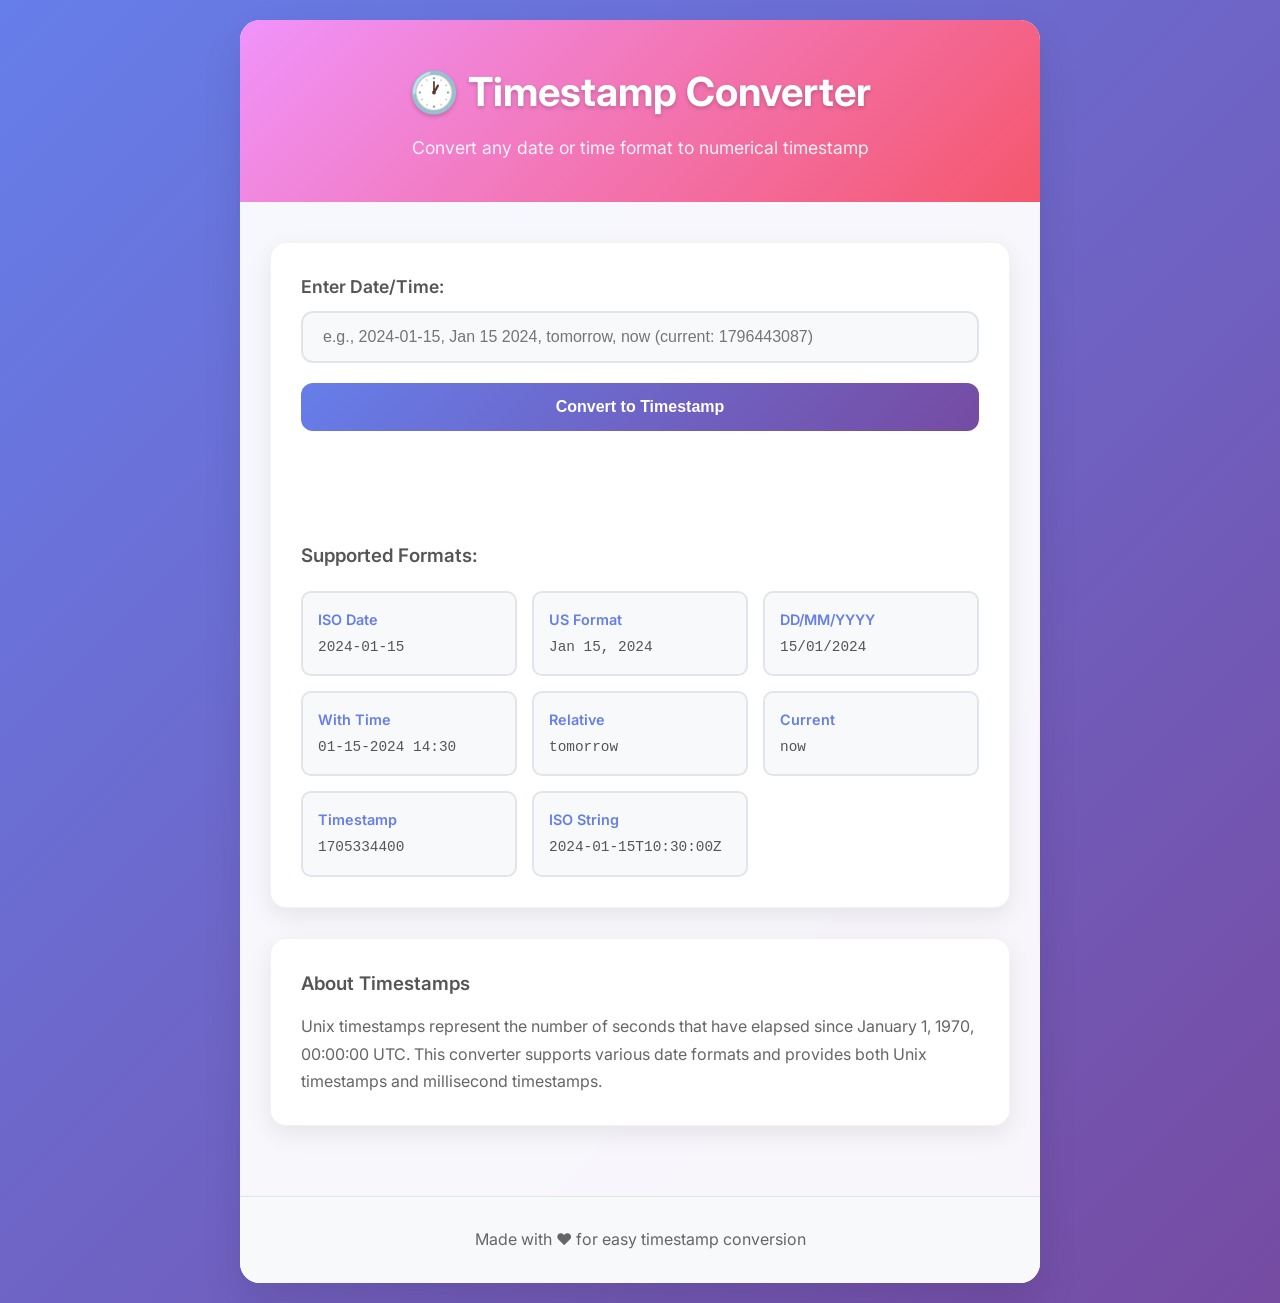
<file: index.html>
<!DOCTYPE html>
<html lang="en">
<head>
    <meta charset="UTF-8">
    <meta name="viewport" content="width=device-width, initial-scale=1.0">
    <title>Timestamp Converter</title>
    <link rel="stylesheet" href="styles.css">
    <link href="https://fonts.googleapis.com/css2?family=Inter:wght@300;400;500;600;700&display=swap" rel="stylesheet">
</head>
<body>
    <div class="container">
        <header>
            <h1>🕐 Timestamp Converter</h1>
            <p>Convert any date or time format to numerical timestamp</p>
        </header>

        <main>
            <div class="converter-card">
                <div class="input-section">
                    <label for="dateInput">Enter Date/Time:</label>
                    <input 
                        type="text" 
                        id="dateInput" 
                        placeholder="e.g., 2024-01-15, Jan 15 2024, tomorrow, now, etc."
                        autocomplete="off"
                    >
                    <button id="convertBtn">Convert to Timestamp</button>
                </div>

                <div class="results-section" id="results">
                    <!-- Results will be displayed here -->
                </div>

                <div class="examples-section">
                    <h3>Supported Formats:</h3>
                    <div class="examples-grid">
                        <div class="example-item" data-example="2024-01-15">
                            <span class="format">ISO Date</span>
                            <span class="sample">2024-01-15</span>
                        </div>
                        <div class="example-item" data-example="Jan 15, 2024">
                            <span class="format">US Format</span>
                            <span class="sample">Jan 15, 2024</span>
                        </div>
                        <div class="example-item" data-example="15/01/2024">
                            <span class="format">DD/MM/YYYY</span>
                            <span class="sample">15/01/2024</span>
                        </div>
                        <div class="example-item" data-example="01-15-2024 14:30">
                            <span class="format">With Time</span>
                            <span class="sample">01-15-2024 14:30</span>
                        </div>
                        <div class="example-item" data-example="tomorrow">
                            <span class="format">Relative</span>
                            <span class="sample">tomorrow</span>
                        </div>
                        <div class="example-item" data-example="now">
                            <span class="format">Current</span>
                            <span class="sample">now</span>
                        </div>
                        <div class="example-item" data-example="1705334400">
                            <span class="format">Timestamp</span>
                            <span class="sample">1705334400</span>
                        </div>
                        <div class="example-item" data-example="2024-01-15T10:30:00Z">
                            <span class="format">ISO String</span>
                            <span class="sample">2024-01-15T10:30:00Z</span>
                        </div>
                    </div>
                </div>
            </div>

            <div class="info-card">
                <h3>About Timestamps</h3>
                <p>Unix timestamps represent the number of seconds that have elapsed since January 1, 1970, 00:00:00 UTC. This converter supports various date formats and provides both Unix timestamps and millisecond timestamps.</p>
            </div>
        </main>

        <footer>
            <p>Made with ❤️ for easy timestamp conversion</p>
        </footer>
    </div>

    <script src="script.js"></script>
</body>
</html>
</file>
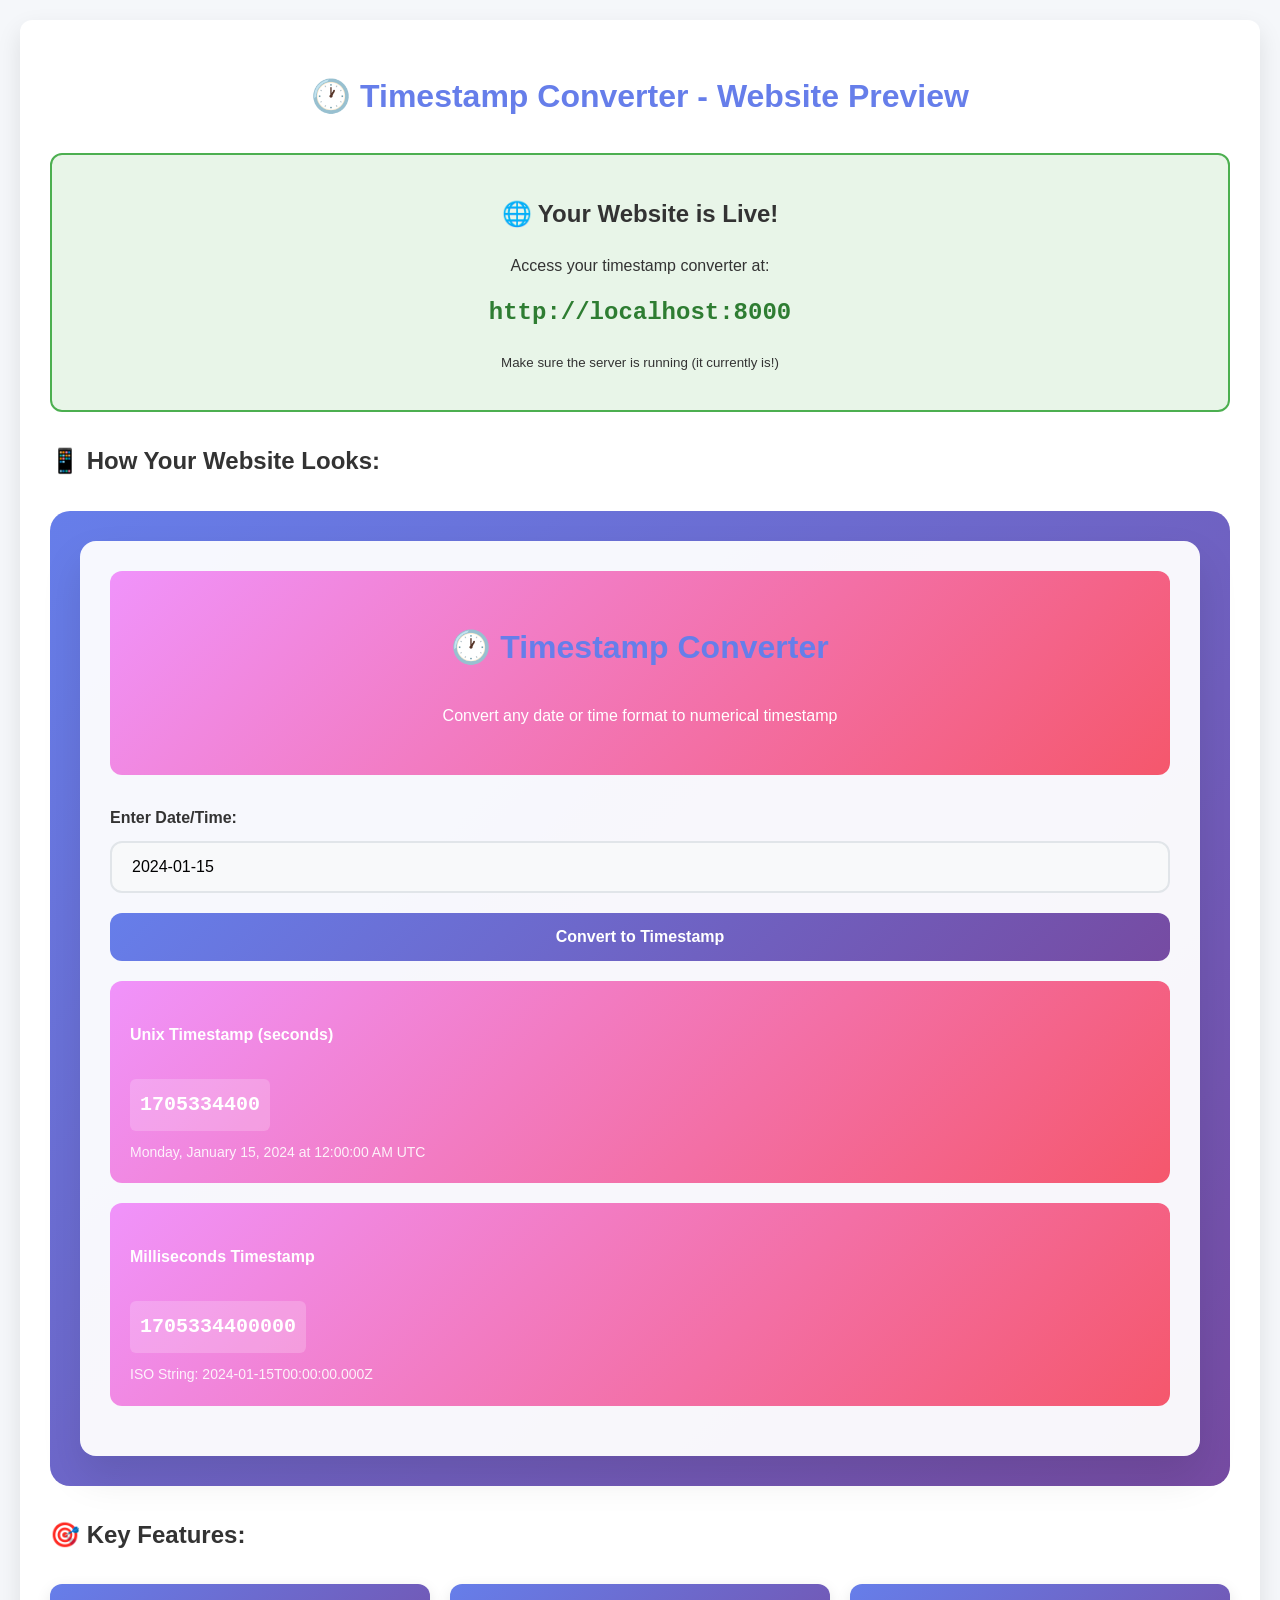
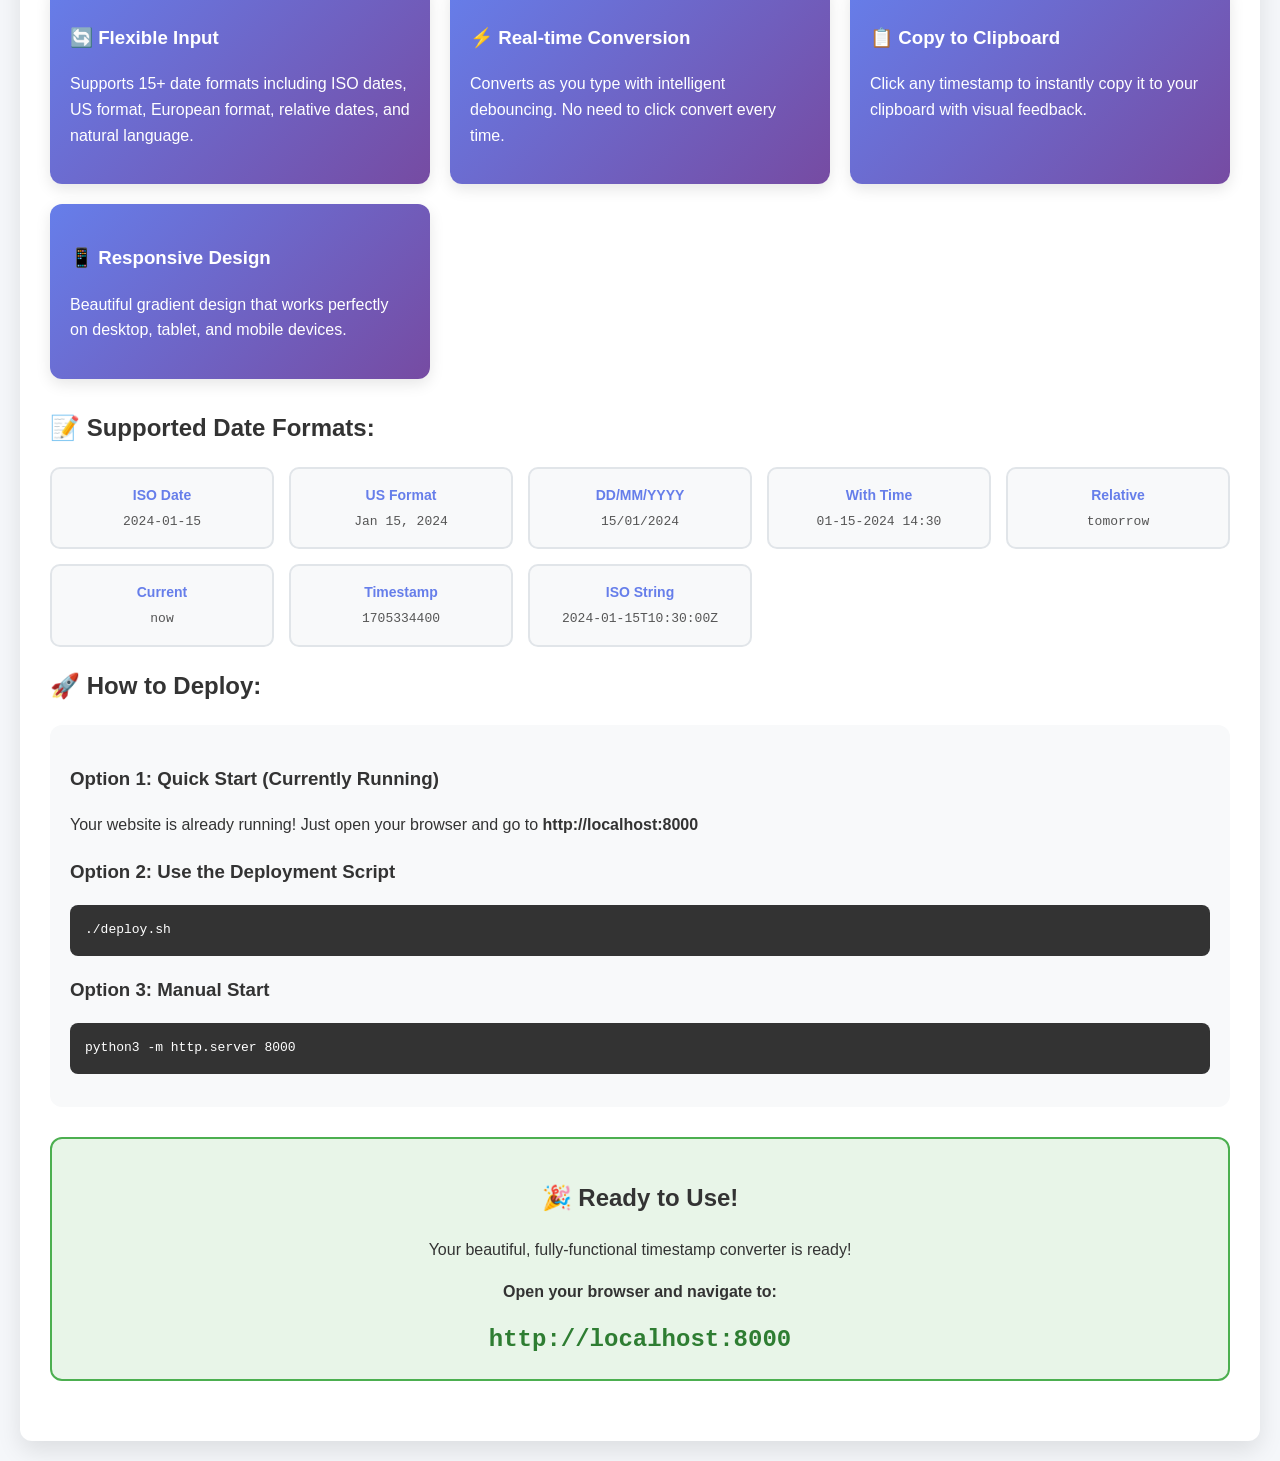
<file: preview.html>
<!DOCTYPE html>
<html lang="en">
<head>
    <meta charset="UTF-8">
    <meta name="viewport" content="width=device-width, initial-scale=1.0">
    <title>Timestamp Converter - Preview</title>
    <style>
        body {
            font-family: 'Inter', -apple-system, BlinkMacSystemFont, 'Segoe UI', Roboto, sans-serif;
            line-height: 1.6;
            color: #333;
            background: #f5f7fa;
            margin: 0;
            padding: 20px;
        }
        .preview-container {
            max-width: 1200px;
            margin: 0 auto;
            background: white;
            border-radius: 12px;
            padding: 30px;
            box-shadow: 0 10px 25px rgba(0,0,0,0.1);
        }
        h1 {
            color: #667eea;
            text-align: center;
            margin-bottom: 30px;
        }
        .feature-grid {
            display: grid;
            grid-template-columns: repeat(auto-fit, minmax(300px, 1fr));
            gap: 20px;
            margin: 30px 0;
        }
        .feature-card {
            background: linear-gradient(135deg, #667eea 0%, #764ba2 100%);
            color: white;
            padding: 20px;
            border-radius: 12px;
            box-shadow: 0 5px 15px rgba(0,0,0,0.1);
        }
        .mockup {
            background: linear-gradient(135deg, #667eea 0%, #764ba2 100%);
            padding: 30px;
            border-radius: 20px;
            margin: 30px 0;
            color: white;
        }
        .mockup-window {
            background: rgba(255,255,255,0.95);
            border-radius: 16px;
            padding: 30px;
            color: #333;
            box-shadow: 0 20px 40px rgba(0,0,0,0.1);
        }
        .mockup-header {
            text-align: center;
            background: linear-gradient(135deg, #f093fb 0%, #f5576c 100%);
            color: white;
            padding: 30px;
            border-radius: 12px;
            margin-bottom: 30px;
        }
        .mockup-input {
            background: #f8f9fa;
            border: 2px solid #e1e5e9;
            border-radius: 12px;
            padding: 15px 20px;
            width: 100%;
            font-size: 16px;
            margin-bottom: 20px;
            box-sizing: border-box;
        }
        .mockup-button {
            background: linear-gradient(135deg, #667eea 0%, #764ba2 100%);
            color: white;
            border: none;
            padding: 15px 30px;
            border-radius: 12px;
            font-size: 16px;
            font-weight: 600;
            width: 100%;
            cursor: pointer;
        }
        .mockup-result {
            background: linear-gradient(135deg, #f093fb 0%, #f5576c 100%);
            color: white;
            padding: 20px;
            border-radius: 12px;
            margin: 20px 0;
        }
        .timestamp {
            font-family: monospace;
            font-size: 20px;
            font-weight: bold;
            background: rgba(255,255,255,0.2);
            padding: 10px;
            border-radius: 6px;
            display: inline-block;
            margin: 10px 0;
        }
        .examples-grid {
            display: grid;
            grid-template-columns: repeat(auto-fit, minmax(200px, 1fr));
            gap: 15px;
            margin: 20px 0;
        }
        .example-item {
            background: #f8f9fa;
            border: 2px solid #e1e5e9;
            border-radius: 10px;
            padding: 15px;
            text-align: center;
        }
        .format-type {
            font-weight: 600;
            color: #667eea;
            font-size: 14px;
            margin-bottom: 5px;
        }
        .sample-text {
            font-family: monospace;
            color: #555;
        }
        .access-info {
            background: #e8f5e8;
            border: 2px solid #4caf50;
            border-radius: 12px;
            padding: 20px;
            margin: 30px 0;
            text-align: center;
        }
        .access-url {
            font-size: 24px;
            font-weight: bold;
            color: #2e7d32;
            font-family: monospace;
        }
    </style>
</head>
<body>
    <div class="preview-container">
        <h1>🕐 Timestamp Converter - Website Preview</h1>
        
        <div class="access-info">
            <h2>🌐 Your Website is Live!</h2>
            <p>Access your timestamp converter at:</p>
            <div class="access-url">http://localhost:8000</div>
            <p><small>Make sure the server is running (it currently is!)</small></p>
        </div>

        <h2>📱 How Your Website Looks:</h2>
        
        <div class="mockup">
            <div class="mockup-window">
                <div class="mockup-header">
                    <h1>🕐 Timestamp Converter</h1>
                    <p>Convert any date or time format to numerical timestamp</p>
                </div>
                
                <div>
                    <label style="font-weight: 600; margin-bottom: 10px; display: block;">Enter Date/Time:</label>
                    <input class="mockup-input" value="2024-01-15" readonly>
                    <button class="mockup-button">Convert to Timestamp</button>
                </div>
                
                <div class="mockup-result">
                    <h4>Unix Timestamp (seconds)</h4>
                    <div class="timestamp">1705334400</div>
                    <div style="font-size: 14px; opacity: 0.9;">Monday, January 15, 2024 at 12:00:00 AM UTC</div>
                </div>
                
                <div class="mockup-result">
                    <h4>Milliseconds Timestamp</h4>
                    <div class="timestamp">1705334400000</div>
                    <div style="font-size: 14px; opacity: 0.9;">ISO String: 2024-01-15T00:00:00.000Z</div>
                </div>
            </div>
        </div>

        <h2>🎯 Key Features:</h2>
        <div class="feature-grid">
            <div class="feature-card">
                <h3>🔄 Flexible Input</h3>
                <p>Supports 15+ date formats including ISO dates, US format, European format, relative dates, and natural language.</p>
            </div>
            <div class="feature-card">
                <h3>⚡ Real-time Conversion</h3>
                <p>Converts as you type with intelligent debouncing. No need to click convert every time.</p>
            </div>
            <div class="feature-card">
                <h3>📋 Copy to Clipboard</h3>
                <p>Click any timestamp to instantly copy it to your clipboard with visual feedback.</p>
            </div>
            <div class="feature-card">
                <h3>📱 Responsive Design</h3>
                <p>Beautiful gradient design that works perfectly on desktop, tablet, and mobile devices.</p>
            </div>
        </div>

        <h2>📝 Supported Date Formats:</h2>
        <div class="examples-grid">
            <div class="example-item">
                <div class="format-type">ISO Date</div>
                <div class="sample-text">2024-01-15</div>
            </div>
            <div class="example-item">
                <div class="format-type">US Format</div>
                <div class="sample-text">Jan 15, 2024</div>
            </div>
            <div class="example-item">
                <div class="format-type">DD/MM/YYYY</div>
                <div class="sample-text">15/01/2024</div>
            </div>
            <div class="example-item">
                <div class="format-type">With Time</div>
                <div class="sample-text">01-15-2024 14:30</div>
            </div>
            <div class="example-item">
                <div class="format-type">Relative</div>
                <div class="sample-text">tomorrow</div>
            </div>
            <div class="example-item">
                <div class="format-type">Current</div>
                <div class="sample-text">now</div>
            </div>
            <div class="example-item">
                <div class="format-type">Timestamp</div>
                <div class="sample-text">1705334400</div>
            </div>
            <div class="example-item">
                <div class="format-type">ISO String</div>
                <div class="sample-text">2024-01-15T10:30:00Z</div>
            </div>
        </div>

        <h2>🚀 How to Deploy:</h2>
        <div style="background: #f8f9fa; padding: 20px; border-radius: 12px; margin: 20px 0;">
            <h3>Option 1: Quick Start (Currently Running)</h3>
            <p>Your website is already running! Just open your browser and go to <strong>http://localhost:8000</strong></p>
            
            <h3>Option 2: Use the Deployment Script</h3>
            <pre style="background: #333; color: #fff; padding: 15px; border-radius: 8px; overflow-x: auto;">./deploy.sh</pre>
            
            <h3>Option 3: Manual Start</h3>
            <pre style="background: #333; color: #fff; padding: 15px; border-radius: 8px; overflow-x: auto;">python3 -m http.server 8000</pre>
        </div>

        <div class="access-info">
            <h2>🎉 Ready to Use!</h2>
            <p>Your beautiful, fully-functional timestamp converter is ready!</p>
            <p><strong>Open your browser and navigate to:</strong></p>
            <div class="access-url">http://localhost:8000</div>
        </div>
    </div>
</body>
</html>
</file>
<file: styles.css>
/* Reset and base styles */
* {
    margin: 0;
    padding: 0;
    box-sizing: border-box;
}

body {
    font-family: 'Inter', -apple-system, BlinkMacSystemFont, 'Segoe UI', Roboto, sans-serif;
    line-height: 1.6;
    color: #333;
    background: linear-gradient(135deg, #667eea 0%, #764ba2 100%);
    min-height: 100vh;
    padding: 20px;
}

.container {
    max-width: 800px;
    margin: 0 auto;
    background: rgba(255, 255, 255, 0.95);
    border-radius: 20px;
    box-shadow: 0 20px 40px rgba(0, 0, 0, 0.1);
    backdrop-filter: blur(10px);
    overflow: hidden;
}

/* Header */
header {
    text-align: center;
    padding: 40px 30px;
    background: linear-gradient(135deg, #f093fb 0%, #f5576c 100%);
    color: white;
}

header h1 {
    font-size: 2.5rem;
    font-weight: 700;
    margin-bottom: 10px;
    text-shadow: 0 2px 4px rgba(0, 0, 0, 0.2);
}

header p {
    font-size: 1.1rem;
    opacity: 0.9;
    font-weight: 400;
}

/* Main content */
main {
    padding: 40px 30px;
}

.converter-card, .info-card {
    background: white;
    border-radius: 16px;
    padding: 30px;
    margin-bottom: 30px;
    box-shadow: 0 8px 25px rgba(0, 0, 0, 0.08);
    border: 1px solid rgba(0, 0, 0, 0.05);
}

/* Input section */
.input-section {
    margin-bottom: 30px;
}

.input-section label {
    display: block;
    font-weight: 600;
    margin-bottom: 10px;
    color: #555;
    font-size: 1.1rem;
}

.input-section input {
    width: 100%;
    padding: 15px 20px;
    border: 2px solid #e1e5e9;
    border-radius: 12px;
    font-size: 1rem;
    transition: all 0.3s ease;
    background: #f8f9fa;
    margin-bottom: 20px;
}

.input-section input:focus {
    outline: none;
    border-color: #667eea;
    background: white;
    box-shadow: 0 0 0 3px rgba(102, 126, 234, 0.1);
}

.input-section button {
    background: linear-gradient(135deg, #667eea 0%, #764ba2 100%);
    color: white;
    border: none;
    padding: 15px 30px;
    border-radius: 12px;
    font-size: 1rem;
    font-weight: 600;
    cursor: pointer;
    transition: all 0.3s ease;
    width: 100%;
}

.input-section button:hover {
    transform: translateY(-2px);
    box-shadow: 0 8px 25px rgba(102, 126, 234, 0.3);
}

.input-section button:active {
    transform: translateY(0);
}

/* Results section */
.results-section {
    margin-bottom: 30px;
    min-height: 50px;
}

.result-item {
    background: linear-gradient(135deg, #f093fb 0%, #f5576c 100%);
    color: white;
    padding: 20px;
    border-radius: 12px;
    margin-bottom: 15px;
    animation: slideIn 0.3s ease;
}

.result-item h4 {
    font-size: 1.1rem;
    margin-bottom: 8px;
    font-weight: 600;
}

.result-item .timestamp {
    font-family: 'Monaco', 'Menlo', monospace;
    font-size: 1.2rem;
    font-weight: 700;
    background: rgba(255, 255, 255, 0.2);
    padding: 8px 12px;
    border-radius: 6px;
    display: inline-block;
    margin-bottom: 8px;
    cursor: pointer;
    transition: all 0.2s ease;
}

.result-item .timestamp:hover {
    background: rgba(255, 255, 255, 0.3);
    transform: scale(1.02);
}

.result-item .date-info {
    font-size: 0.95rem;
    opacity: 0.9;
}

.error-message {
    background: linear-gradient(135deg, #ff6b6b 0%, #ee5a52 100%);
    color: white;
    padding: 15px 20px;
    border-radius: 12px;
    animation: slideIn 0.3s ease;
}

/* Examples section */
.examples-section h3 {
    color: #555;
    margin-bottom: 20px;
    font-weight: 600;
}

.examples-grid {
    display: grid;
    grid-template-columns: repeat(auto-fit, minmax(200px, 1fr));
    gap: 15px;
}

.example-item {
    background: #f8f9fa;
    border: 2px solid #e1e5e9;
    border-radius: 10px;
    padding: 15px;
    cursor: pointer;
    transition: all 0.3s ease;
    display: flex;
    flex-direction: column;
}

.example-item:hover {
    border-color: #667eea;
    background: white;
    transform: translateY(-2px);
    box-shadow: 0 5px 15px rgba(102, 126, 234, 0.1);
}

.example-item .format {
    font-weight: 600;
    color: #667eea;
    font-size: 0.9rem;
    margin-bottom: 5px;
}

.example-item .sample {
    font-family: 'Monaco', 'Menlo', monospace;
    color: #555;
    font-size: 0.9rem;
}

/* Info card */
.info-card h3 {
    color: #555;
    margin-bottom: 15px;
    font-weight: 600;
}

.info-card p {
    color: #666;
    line-height: 1.7;
}

/* Footer */
footer {
    text-align: center;
    padding: 30px;
    color: #666;
    background: #f8f9fa;
    border-top: 1px solid #e1e5e9;
}

/* Animations */
@keyframes slideIn {
    from {
        opacity: 0;
        transform: translateY(20px);
    }
    to {
        opacity: 1;
        transform: translateY(0);
    }
}

/* Copy feedback */
.copy-feedback {
    position: fixed;
    bottom: 30px;
    right: 30px;
    background: #28a745;
    color: white;
    padding: 12px 20px;
    border-radius: 8px;
    font-weight: 600;
    animation: copyFeedback 2s ease;
    z-index: 1000;
}

@keyframes copyFeedback {
    0% {
        opacity: 0;
        transform: translateY(20px);
    }
    20%, 80% {
        opacity: 1;
        transform: translateY(0);
    }
    100% {
        opacity: 0;
        transform: translateY(-20px);
    }
}

/* Responsive design */
@media (max-width: 768px) {
    body {
        padding: 10px;
    }
    
    .container {
        border-radius: 15px;
    }
    
    header {
        padding: 30px 20px;
    }
    
    header h1 {
        font-size: 2rem;
    }
    
    main {
        padding: 30px 20px;
    }
    
    .converter-card, .info-card {
        padding: 20px;
    }
    
    .examples-grid {
        grid-template-columns: 1fr;
    }
}

@media (max-width: 480px) {
    header h1 {
        font-size: 1.8rem;
    }
    
    .result-item .timestamp {
        font-size: 1rem;
    }
}
</file>
